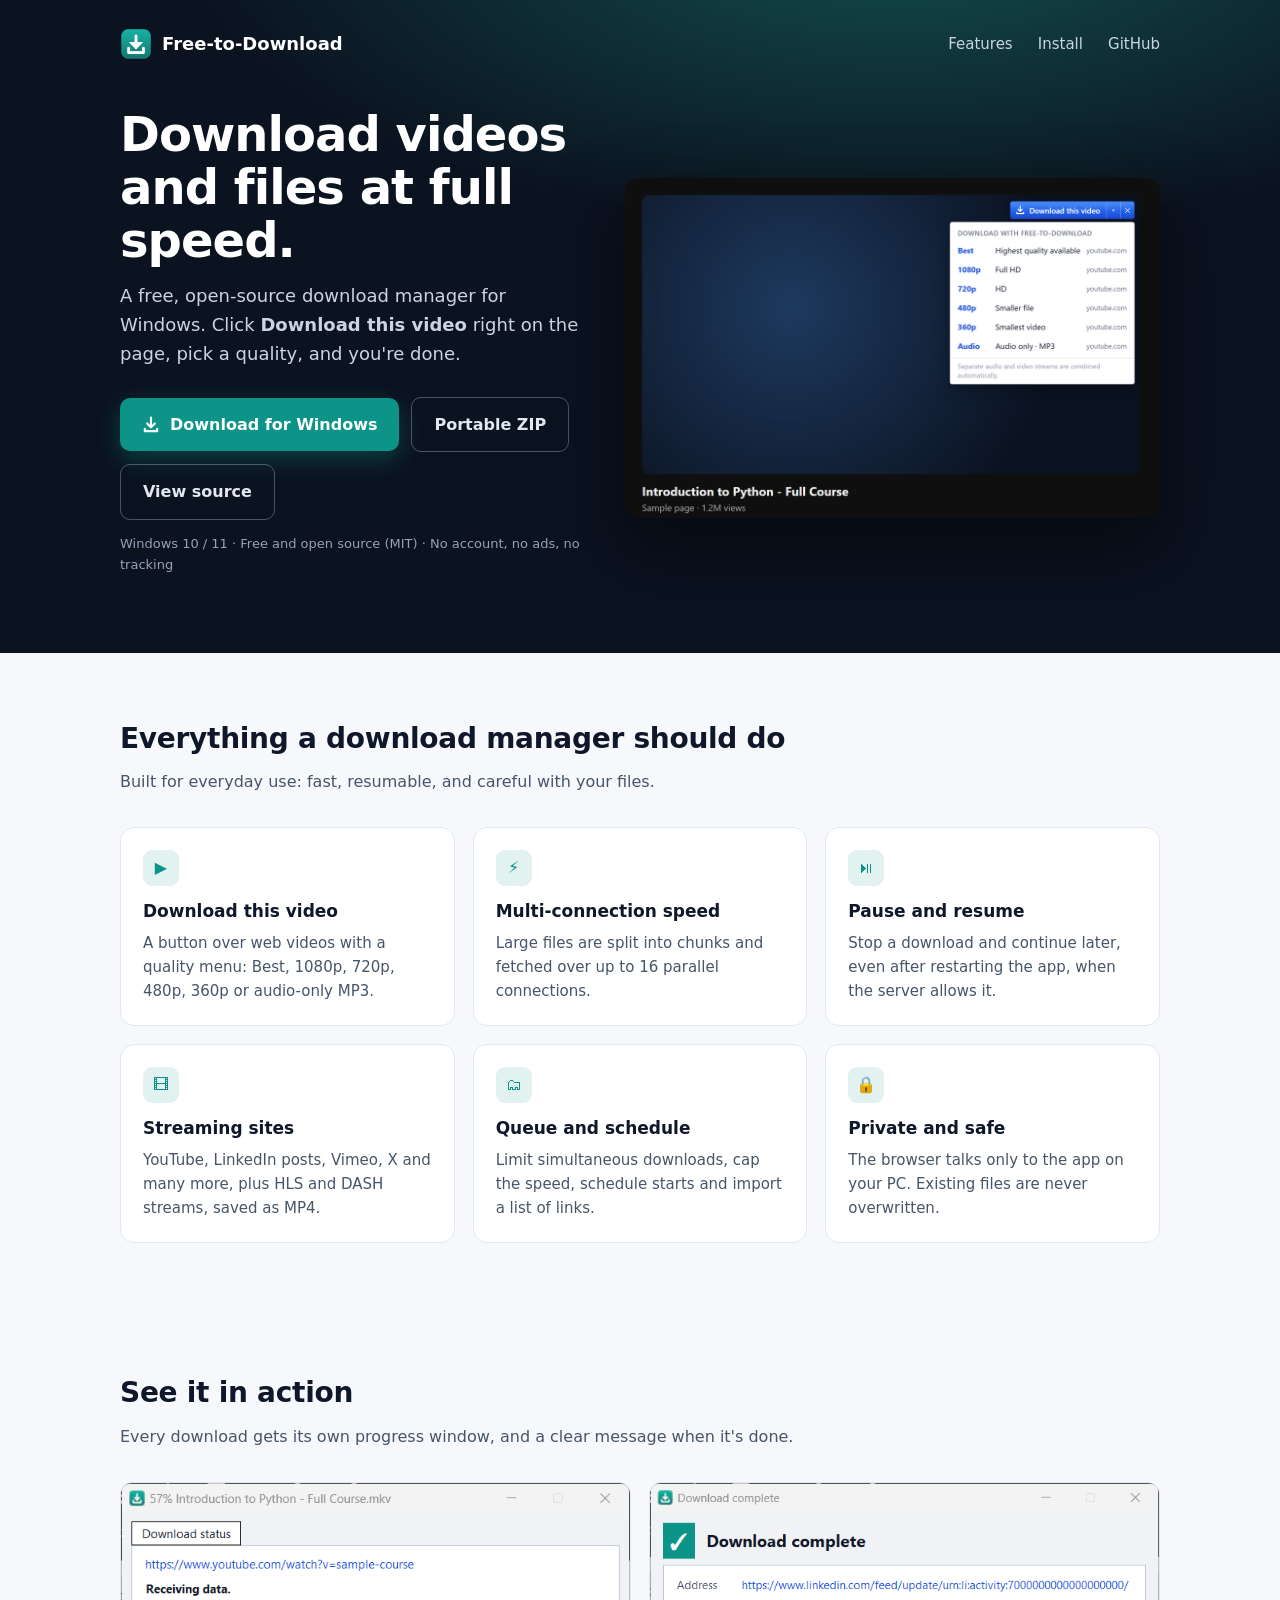
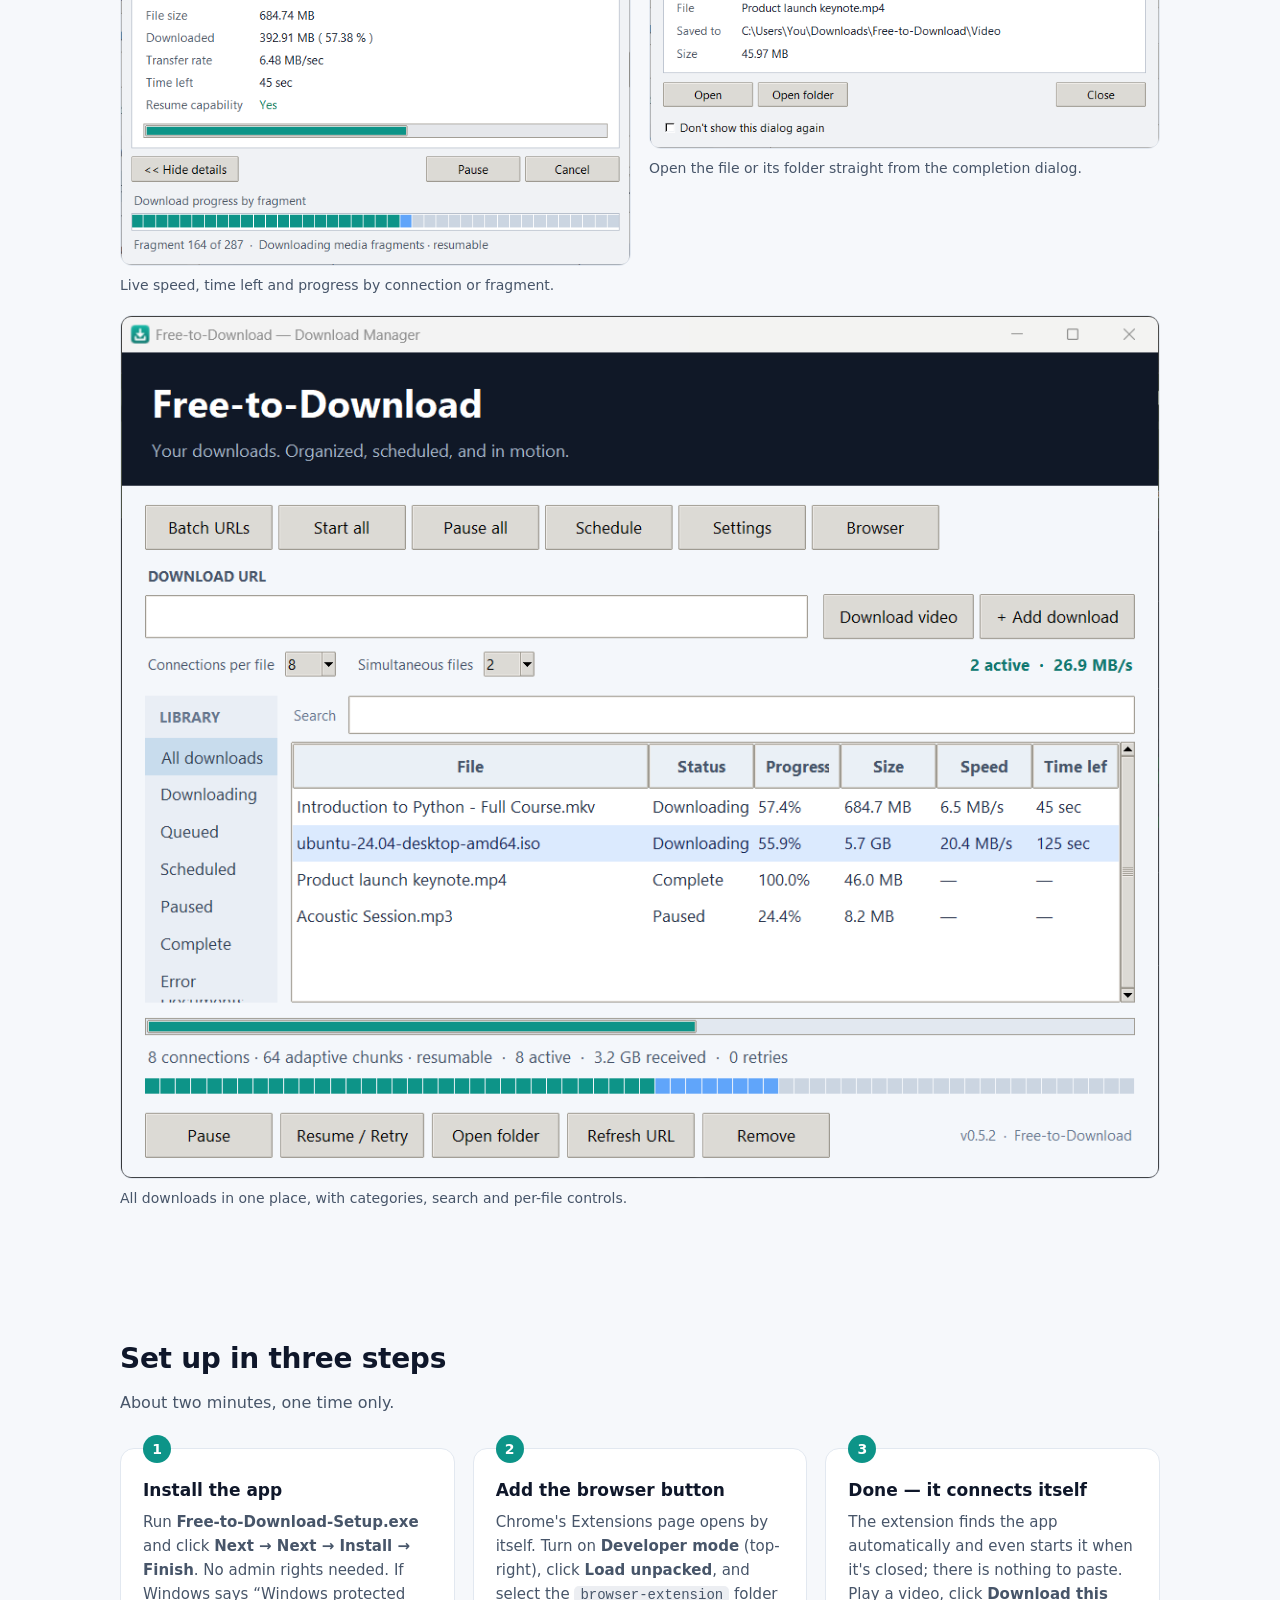
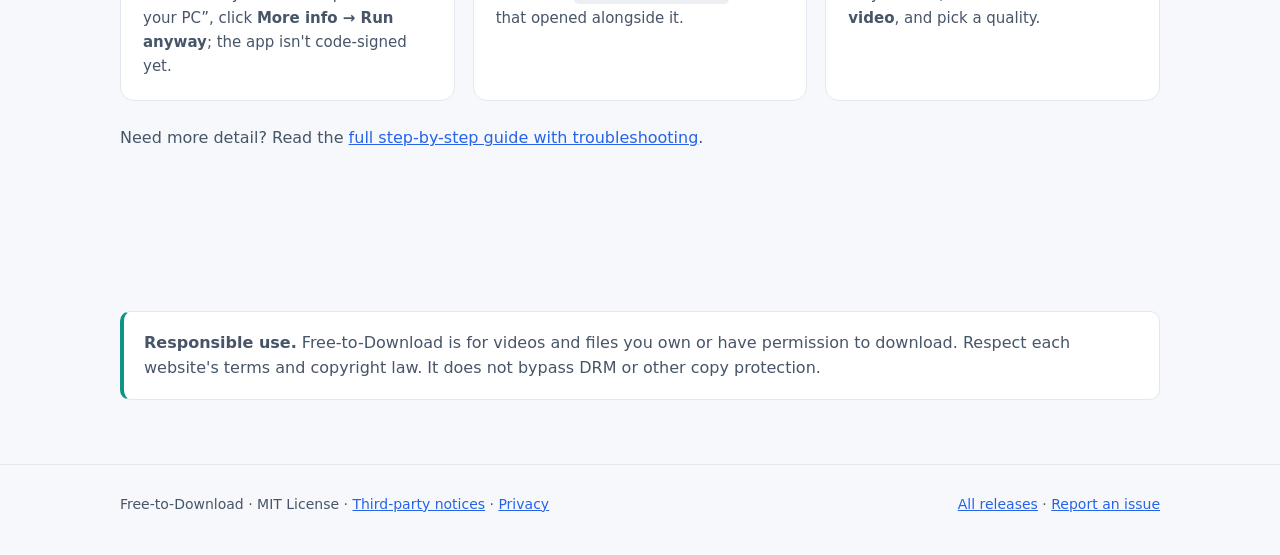
<file: docs/index.html>
<!doctype html>
<html lang="en">
<head>
<meta charset="utf-8">
<meta name="viewport" content="width=device-width, initial-scale=1">
<title>Free-to-Download — free download manager for Windows</title>
<meta name="description" content="Free, open-source download manager for Windows with a Download this video button in your browser. Fast multi-connection downloads, resume, and video downloads in the quality you choose.">
<meta property="og:title" content="Free-to-Download">
<meta property="og:description" content="Free, open-source download manager for Windows with a Download this video button in your browser.">
<meta property="og:image" content="https://samihaider77.github.io/free-to-download/assets/video-menu.png">
<link rel="icon" href="assets/icon.png">
<style>
  :root {
    --bg: #f6f8fb; --surface: #ffffff; --text: #0f172a; --muted: #475569; --line: #e2e8f0;
    --accent: #0d9488; --accent-strong: #0f766e; --blue: #2563eb; --hero: #0b1220; --hero-text: #e2e8f0;
  }
  @media (prefers-color-scheme: dark) {
    :root { --bg: #0b1220; --surface: #111a2e; --text: #e5e7eb; --muted: #94a3b8; --line: #1f2a44; --hero: #060b16; }
  }
  * { box-sizing: border-box; }
  body { margin: 0; font: 16px/1.6 "Segoe UI", system-ui, -apple-system, sans-serif; color: var(--text); background: var(--bg); }
  a { color: var(--blue); }
  .wrap { max-width: 1080px; margin: 0 auto; padding: 0 20px; }
  header.hero { background: radial-gradient(1200px 500px at 70% -10%, #134e4a 0%, var(--hero) 60%); color: var(--hero-text); padding: 28px 0 64px; }
  nav { display: flex; align-items: center; justify-content: space-between; gap: 16px; }
  .brand { display: flex; align-items: center; gap: 10px; font-weight: 700; font-size: 18px; color: #fff; text-decoration: none; }
  .brand img { width: 32px; height: 32px; }
  nav .links a { color: #cbd5e1; text-decoration: none; margin-left: 20px; font-size: 15px; }
  nav .links a:hover { color: #fff; }
  .hero-grid { display: grid; grid-template-columns: 1fr 1.15fr; gap: 40px; align-items: center; margin-top: 48px; }
  h1 { font-size: clamp(32px, 5vw, 48px); line-height: 1.1; margin: 0 0 16px; color: #fff; letter-spacing: -0.02em; }
  .lead { font-size: 18px; color: #cbd5e1; margin: 0 0 28px; }
  .cta { display: flex; flex-wrap: wrap; gap: 12px; align-items: center; }
  .btn { display: inline-flex; align-items: center; gap: 10px; padding: 14px 22px; border-radius: 10px; font-weight: 600; text-decoration: none; }
  .btn-primary { background: var(--accent); color: #fff; box-shadow: 0 8px 24px rgba(13, 148, 136, .35); }
  .btn-primary:hover { background: var(--accent-strong); }
  .btn-ghost { color: #e2e8f0; border: 1px solid rgba(226, 232, 240, .3); }
  .btn-ghost:hover { border-color: #e2e8f0; }
  .fine { font-size: 13px; color: #94a3b8; margin-top: 14px; }
  .shot { width: 100%; border-radius: 14px; box-shadow: 0 30px 70px rgba(0, 0, 0, .5); display: block; }
  section { padding: 64px 0; }
  h2 { font-size: 28px; margin: 0 0 8px; letter-spacing: -0.01em; }
  .sub { color: var(--muted); margin: 0 0 32px; }
  .features { display: grid; grid-template-columns: repeat(3, 1fr); gap: 18px; }
  .card { background: var(--surface); border: 1px solid var(--line); border-radius: 14px; padding: 22px; }
  .card h3 { margin: 0 0 6px; font-size: 17px; }
  .card p { margin: 0; color: var(--muted); font-size: 15px; }
  .icon { width: 36px; height: 36px; border-radius: 9px; background: rgba(13, 148, 136, .12); color: var(--accent); display: grid; place-items: center; margin-bottom: 12px; }
  .gallery { display: grid; grid-template-columns: 1fr 1fr; gap: 18px; align-items: start; }
  .gallery figure { margin: 0; }
  .gallery img { width: 100%; border-radius: 12px; border: 1px solid var(--line); display: block; }
  .gallery figcaption { color: var(--muted); font-size: 14px; margin-top: 8px; }
  .wide { grid-column: 1 / -1; }
  .steps { counter-reset: step; display: grid; grid-template-columns: repeat(3, 1fr); gap: 18px; padding: 0; list-style: none; }
  .steps li { background: var(--surface); border: 1px solid var(--line); border-radius: 14px; padding: 22px; position: relative; }
  .steps li::before { counter-increment: step; content: counter(step); position: absolute; top: -14px; left: 22px; width: 28px; height: 28px; border-radius: 50%; background: var(--accent); color: #fff; display: grid; place-items: center; font-weight: 700; font-size: 14px; }
  .steps h3 { margin: 6px 0 6px; font-size: 17px; }
  .steps p { margin: 0; color: var(--muted); font-size: 15px; }
  code { background: rgba(148, 163, 184, .18); padding: 1px 6px; border-radius: 5px; font-size: 14px; }
  .note { background: var(--surface); border: 1px solid var(--line); border-left: 4px solid var(--accent); border-radius: 10px; padding: 18px 20px; color: var(--muted); }
  footer { border-top: 1px solid var(--line); padding: 28px 0 40px; color: var(--muted); font-size: 14px; }
  footer .wrap { display: flex; flex-wrap: wrap; justify-content: space-between; gap: 12px; }
  @media (max-width: 860px) {
    .hero-grid, .gallery, .steps { grid-template-columns: 1fr; }
    .features { grid-template-columns: 1fr 1fr; }
    nav .links { display: none; }
  }
  @media (max-width: 560px) { .features { grid-template-columns: 1fr; } }
</style>
</head>
<body>
<header class="hero">
  <div class="wrap">
    <nav>
      <a class="brand" href="#"><img src="assets/icon.png" alt="">Free-to-Download</a>
      <div class="links">
        <a href="#features">Features</a>
        <a href="#install">Install</a>
        <a href="https://github.com/samihaider77/free-to-download">GitHub</a>
      </div>
    </nav>
    <div class="hero-grid">
      <div>
        <h1>Download videos and files at full speed.</h1>
        <p class="lead">A free, open-source download manager for Windows. Click <b>Download this video</b> right on the page, pick a quality, and you're done.</p>
        <div class="cta">
          <a class="btn btn-primary" href="https://github.com/samihaider77/free-to-download/releases/latest/download/Free-to-Download-Setup.exe">
            <svg width="18" height="18" viewBox="0 0 16 16" aria-hidden="true"><path d="M8 1.5v8.2M4.6 6.6 8 10l3.4-3.4M2.5 11.5v2h11v-2" fill="none" stroke="currentColor" stroke-width="1.9" stroke-linecap="round" stroke-linejoin="round"/></svg>
            Download for Windows
          </a>
          <a class="btn btn-ghost" href="https://github.com/samihaider77/free-to-download/releases/latest/download/Free-to-Download-Portable.zip">Portable ZIP</a>
          <a class="btn btn-ghost" href="https://github.com/samihaider77/free-to-download">View source</a>
        </div>
        <p class="fine">Windows 10 / 11 · Free and open source (MIT) · No account, no ads, no tracking</p>
      </div>
      <img class="shot" src="assets/video-menu.png" alt="The Download this video button with its quality menu over a video">
    </div>
  </div>
</header>

<main>
  <section id="features">
    <div class="wrap">
      <h2>Everything a download manager should do</h2>
      <p class="sub">Built for everyday use: fast, resumable, and careful with your files.</p>
      <div class="features">
        <div class="card"><div class="icon">▶</div><h3>Download this video</h3><p>A button over web videos with a quality menu: Best, 1080p, 720p, 480p, 360p or audio-only MP3.</p></div>
        <div class="card"><div class="icon">⚡</div><h3>Multi-connection speed</h3><p>Large files are split into chunks and fetched over up to 16 parallel connections.</p></div>
        <div class="card"><div class="icon">⏯</div><h3>Pause and resume</h3><p>Stop a download and continue later, even after restarting the app, when the server allows it.</p></div>
        <div class="card"><div class="icon">🎞</div><h3>Streaming sites</h3><p>YouTube, LinkedIn posts, Vimeo, X and many more, plus HLS and DASH streams, saved as MP4.</p></div>
        <div class="card"><div class="icon">🗂</div><h3>Queue and schedule</h3><p>Limit simultaneous downloads, cap the speed, schedule starts and import a list of links.</p></div>
        <div class="card"><div class="icon">🔒</div><h3>Private and safe</h3><p>The browser talks only to the app on your PC. Existing files are never overwritten.</p></div>
      </div>
    </div>
  </section>

  <section>
    <div class="wrap">
      <h2>See it in action</h2>
      <p class="sub">Every download gets its own progress window, and a clear message when it's done.</p>
      <div class="gallery">
        <figure><img src="assets/progress-window.png" alt="Download progress window" loading="lazy"><figcaption>Live speed, time left and progress by connection or fragment.</figcaption></figure>
        <figure><img src="assets/complete-dialog.png" alt="Download complete dialog" loading="lazy"><figcaption>Open the file or its folder straight from the completion dialog.</figcaption></figure>
        <figure class="wide"><img src="assets/main-window.png" alt="Free-to-Download main window" loading="lazy"><figcaption>All downloads in one place, with categories, search and per-file controls.</figcaption></figure>
      </div>
    </div>
  </section>

  <section id="install">
    <div class="wrap">
      <h2>Set up in three steps</h2>
      <p class="sub">About two minutes, one time only.</p>
      <ol class="steps">
        <li><h3>Install the app</h3><p>Run <b>Free-to-Download-Setup.exe</b> and click <b>Next → Next → Install → Finish</b>. No admin rights needed. If Windows says “Windows protected your PC”, click <b>More info → Run anyway</b>; the app isn't code-signed yet.</p></li>
        <li><h3>Add the browser button</h3><p>Chrome's Extensions page opens by itself. Turn on <b>Developer mode</b> (top-right), click <b>Load unpacked</b>, and select the <code>browser-extension</code> folder that opened alongside it.</p></li>
        <li><h3>Done — it connects itself</h3><p>The extension finds the app automatically and even starts it when it's closed; there is nothing to paste. Play a video, click <b>Download this video</b>, and pick a quality.</p></li>
      </ol>
      <p class="sub" style="margin-top:24px">Need more detail? Read the <a href="https://github.com/samihaider77/free-to-download#install">full step-by-step guide with troubleshooting</a>.</p>
    </div>
  </section>

  <section>
    <div class="wrap">
      <div class="note">
        <b>Responsible use.</b> Free-to-Download is for videos and files you own or have permission to download. Respect each website's terms and copyright law. It does not bypass DRM or other copy protection.
      </div>
    </div>
  </section>
</main>

<footer>
  <div class="wrap">
    <span>Free-to-Download · MIT License · <a href="https://github.com/samihaider77/free-to-download/blob/main/THIRD-PARTY-NOTICES.md">Third-party notices</a> · <a href="privacy.html">Privacy</a></span>
    <span><a href="https://github.com/samihaider77/free-to-download/releases">All releases</a> · <a href="https://github.com/samihaider77/free-to-download/issues">Report an issue</a></span>
  </div>
</footer>
</body>
</html>
</file>
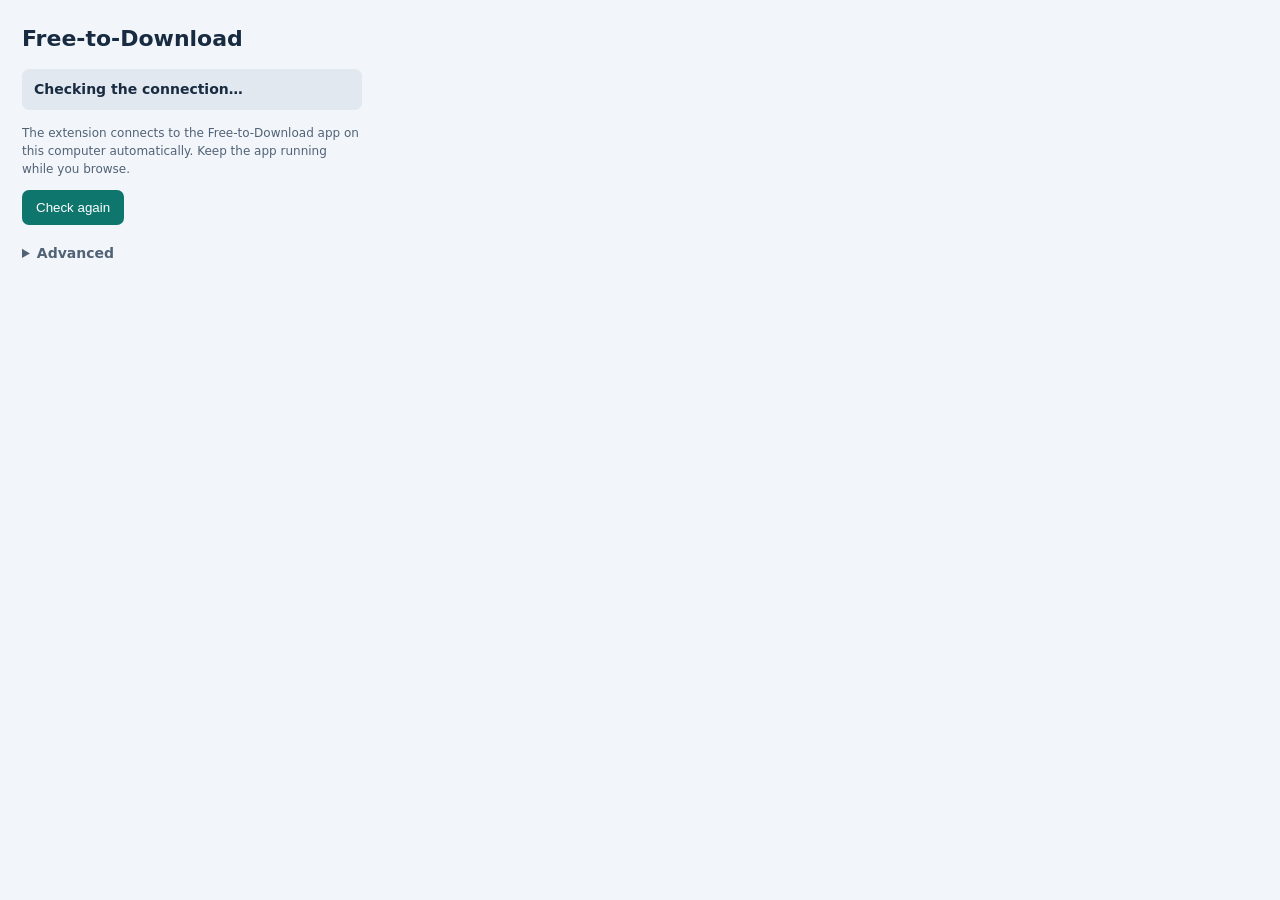
<file: browser-extension/options.html>
<!doctype html><html lang="en"><head><meta charset="utf-8"><title>Free-to-Download settings</title><link rel="stylesheet" href="style.css"></head><body>
<h1>Free-to-Download</h1>
<p id="state" role="status">Checking the connection…</p>
<p class="hint">The extension connects to the Free-to-Download app on this computer automatically. Keep the app running while you browse.</p>
<button id="check">Check again</button>
<details>
  <summary>Advanced</summary>
  <p class="hint">Only needed if automatic connection fails: paste the token from the app's <b>Browser</b> window, or change the local port.</p>
  <label for="token">Pairing token</label><input id="token" type="password" autocomplete="off">
  <label for="port">Local port</label><input id="port" type="number" value="17863" min="1024" max="65535">
  <button id="save" class="secondary">Save &amp; test</button>
  <p id="status" role="status"></p>
</details>
<script src="options.js"></script></body></html>
</file>
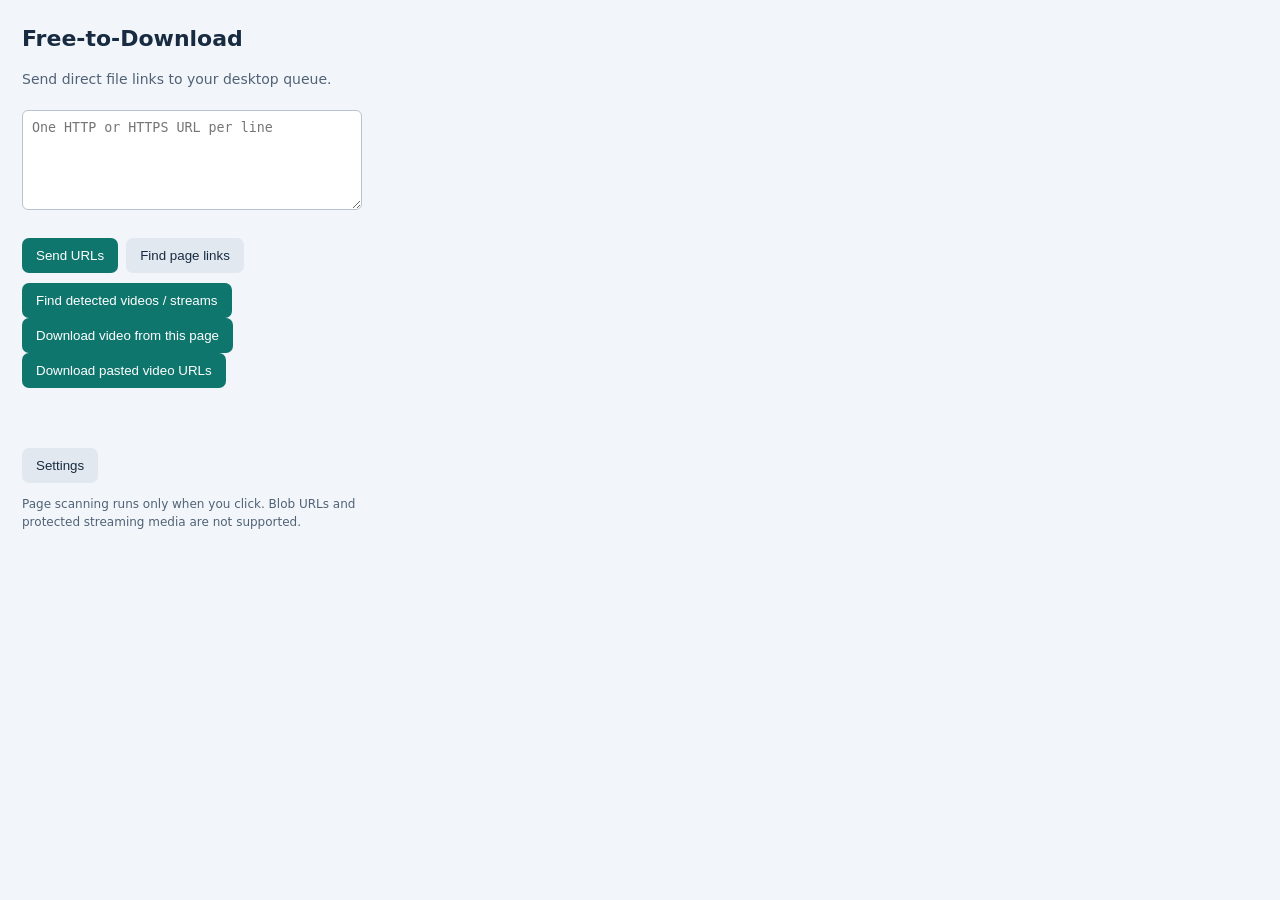
<file: browser-extension/popup.html>
<!doctype html><html lang="en"><head><meta charset="utf-8"><title>Free-to-Download</title><link rel="stylesheet" href="style.css"></head><body><h1>Free-to-Download</h1><p>Send direct file links to your desktop queue.</p><textarea id="urls" aria-label="Download URLs" placeholder="One HTTP or HTTPS URL per line"></textarea><div class="actions"><button id="send">Send URLs</button><button id="scan" class="secondary">Find page links</button></div><div id="links"></div><button id="selected" hidden>Download selected</button><p id="status" role="status"></p><button id="settings" class="secondary">Settings</button><p class="hint">Page scanning runs only when you click. Blob URLs and protected streaming media are not supported.</p><script src="popup.js"></script></body></html>
</file>
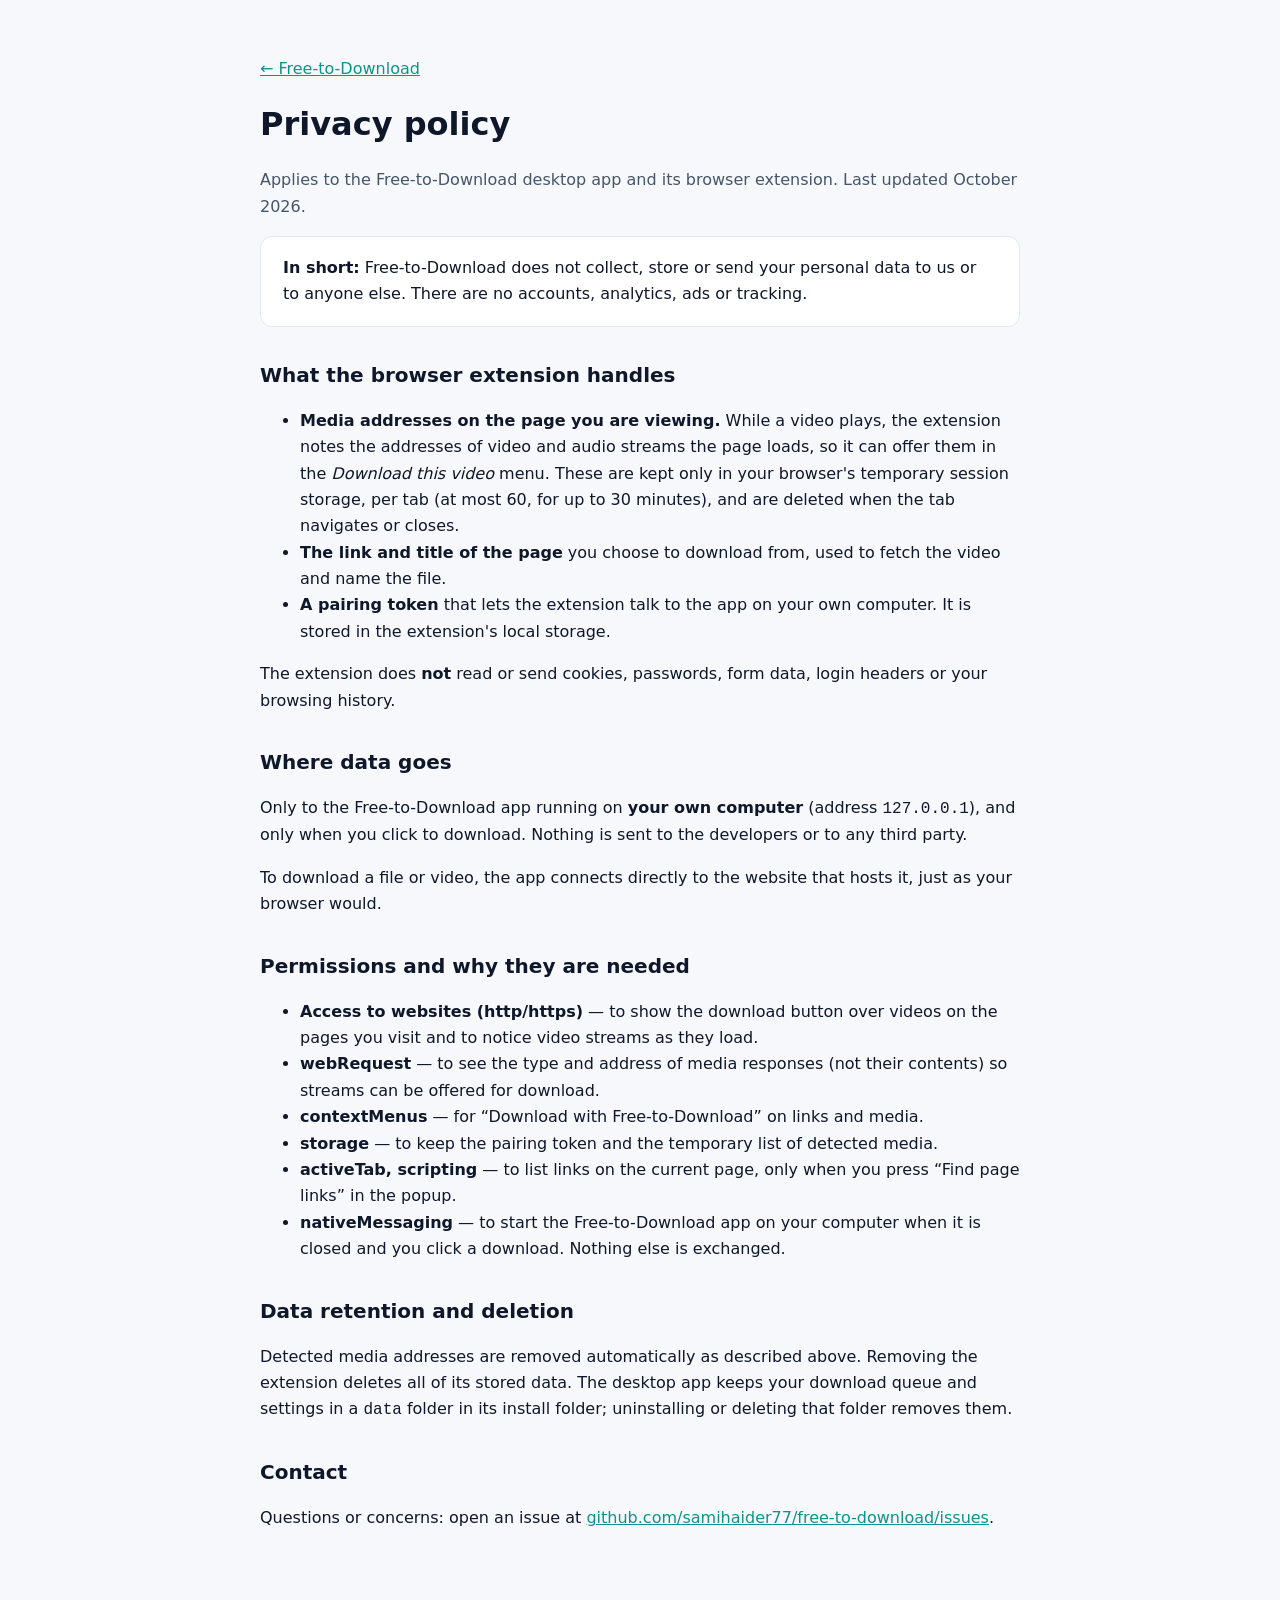
<file: docs/privacy.html>
<!doctype html>
<html lang="en">
<head>
<meta charset="utf-8">
<meta name="viewport" content="width=device-width, initial-scale=1">
<title>Privacy policy — Free-to-Download</title>
<link rel="icon" href="assets/icon.png">
<style>
  :root { --bg: #f6f8fb; --surface: #fff; --text: #0f172a; --muted: #475569; --line: #e2e8f0; --accent: #0d9488; }
  @media (prefers-color-scheme: dark) { :root { --bg: #0b1220; --surface: #111a2e; --text: #e5e7eb; --muted: #94a3b8; --line: #1f2a44; } }
  body { margin: 0; font: 16px/1.65 "Segoe UI", system-ui, sans-serif; background: var(--bg); color: var(--text); }
  main { max-width: 760px; margin: 0 auto; padding: 40px 20px 60px; }
  a { color: var(--accent); }
  h1 { font-size: 32px; margin: 0 0 4px; } h2 { font-size: 20px; margin: 32px 0 8px; }
  .muted { color: var(--muted); }
  .card { background: var(--surface); border: 1px solid var(--line); border-radius: 12px; padding: 18px 22px; }
</style>
</head>
<body>
<main>
  <p><a href="./">← Free-to-Download</a></p>
  <h1>Privacy policy</h1>
  <p class="muted">Applies to the Free-to-Download desktop app and its browser extension. Last updated October 2026.</p>

  <div class="card"><b>In short:</b> Free-to-Download does not collect, store or send your personal data to us or to anyone else. There are no accounts, analytics, ads or tracking.</div>

  <h2>What the browser extension handles</h2>
  <ul>
    <li><b>Media addresses on the page you are viewing.</b> While a video plays, the extension notes the addresses of video and audio streams the page loads, so it can offer them in the <i>Download this video</i> menu. These are kept only in your browser's temporary session storage, per tab (at most 60, for up to 30 minutes), and are deleted when the tab navigates or closes.</li>
    <li><b>The link and title of the page</b> you choose to download from, used to fetch the video and name the file.</li>
    <li><b>A pairing token</b> that lets the extension talk to the app on your own computer. It is stored in the extension's local storage.</li>
  </ul>
  <p>The extension does <b>not</b> read or send cookies, passwords, form data, login headers or your browsing history.</p>

  <h2>Where data goes</h2>
  <p>Only to the Free-to-Download app running on <b>your own computer</b> (address <code>127.0.0.1</code>), and only when you click to download. Nothing is sent to the developers or to any third party.</p>
  <p>To download a file or video, the app connects directly to the website that hosts it, just as your browser would.</p>

  <h2>Permissions and why they are needed</h2>
  <ul>
    <li><b>Access to websites (http/https)</b> — to show the download button over videos on the pages you visit and to notice video streams as they load.</li>
    <li><b>webRequest</b> — to see the type and address of media responses (not their contents) so streams can be offered for download.</li>
    <li><b>contextMenus</b> — for “Download with Free-to-Download” on links and media.</li>
    <li><b>storage</b> — to keep the pairing token and the temporary list of detected media.</li>
    <li><b>activeTab, scripting</b> — to list links on the current page, only when you press “Find page links” in the popup.</li>
    <li><b>nativeMessaging</b> — to start the Free-to-Download app on your computer when it is closed and you click a download. Nothing else is exchanged.</li>
  </ul>

  <h2>Data retention and deletion</h2>
  <p>Detected media addresses are removed automatically as described above. Removing the extension deletes all of its stored data. The desktop app keeps your download queue and settings in a <code>data</code> folder in its install folder; uninstalling or deleting that folder removes them.</p>

  <h2>Contact</h2>
  <p>Questions or concerns: open an issue at <a href="https://github.com/samihaider77/free-to-download/issues">github.com/samihaider77/free-to-download/issues</a>.</p>
</main>
</body>
</html>
</file>
<file: browser-extension/style.css>
body{font:14px/1.5 system-ui,sans-serif;background:#f2f6fa;color:#182b40;margin:0;padding:22px;width:340px}h1{font-size:22px;margin:0 0 4px}p{color:#516276}button{background:#0f766e;color:white;border:0;border-radius:7px;padding:10px 14px;cursor:pointer}button.secondary{background:#e2e8f0;color:#182b40}textarea,input{box-sizing:border-box;width:100%;border:1px solid #b7c4d3;border-radius:6px;padding:9px;margin:6px 0 12px}textarea{min-height:100px;resize:vertical}label{font-weight:600}.actions{display:flex;gap:8px;margin:10px 0}#status{white-space:pre-wrap;overflow-wrap:anywhere;min-height:20px}#links{max-height:260px;overflow:auto;margin:12px 0}.link{display:flex;gap:7px;align-items:start;padding:7px 0;border-bottom:1px solid #dae3ed;font-size:12px;overflow-wrap:anywhere}.link input{width:auto;margin-top:4px}.hint{font-size:12px}#state{font-weight:600;padding:10px 12px;border-radius:7px;background:#e2e8f0;color:#182b40}#state.ok{background:#dcfce7;color:#166534}#state.error{background:#fee2e2;color:#991b1b}details{margin-top:18px}summary{cursor:pointer;color:#516276;font-weight:600}
</file>
